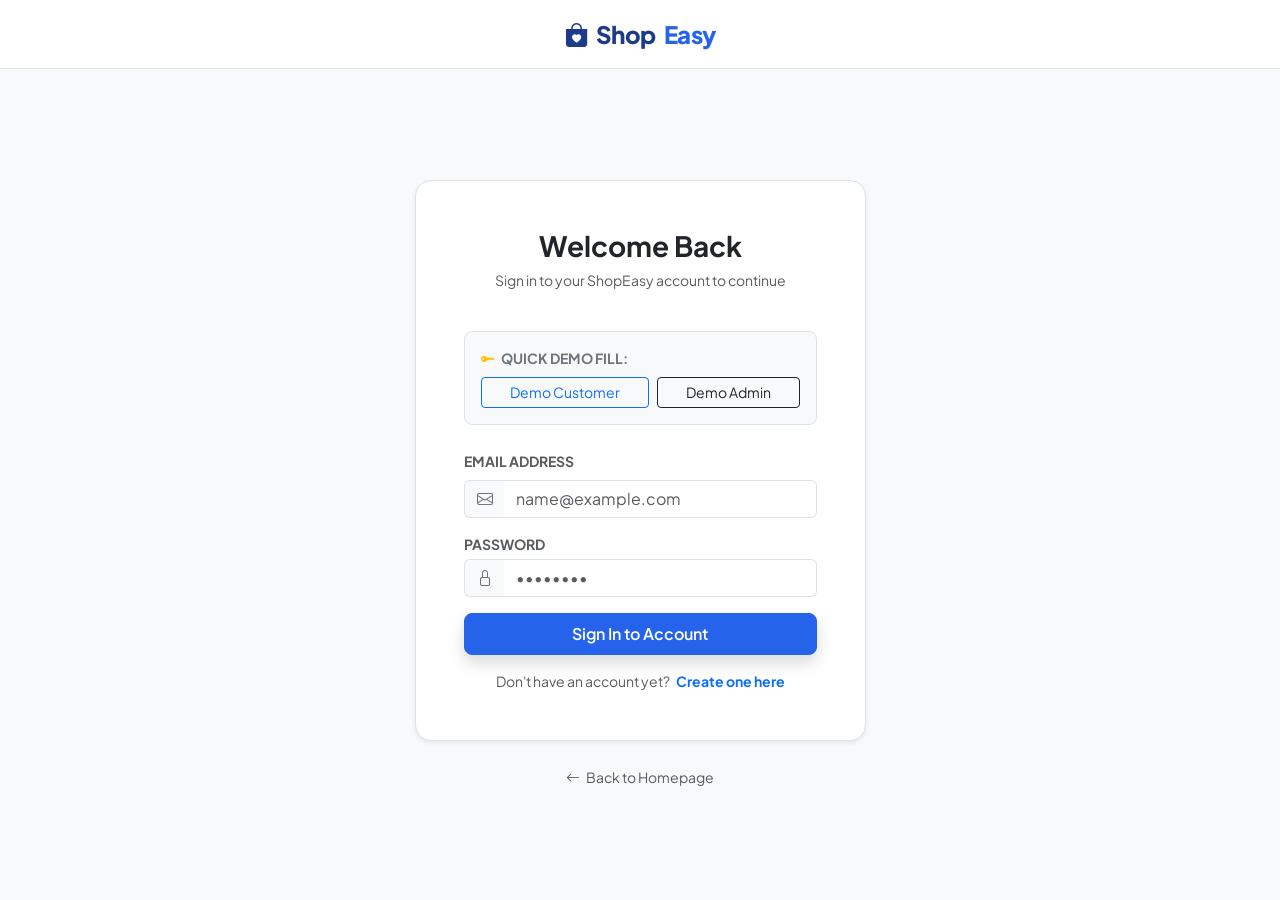
<file: target/classes/static/admin.html>
<!DOCTYPE html>
<html lang="en">
<head>
    <meta charset="UTF-8">
    <meta name="viewport" content="width=device-width, initial-scale=1.0">
    <title>Admin Dashboard — ShopEasy Console</title>
    <!-- Bootstrap 5 CSS -->
    <link href="https://cdn.jsdelivr.net/npm/bootstrap@5.3.3/dist/css/bootstrap.min.css" rel="stylesheet">
    <!-- Bootstrap Icons -->
    <link href="https://cdn.jsdelivr.net/npm/bootstrap-icons@1.11.3/font/bootstrap-icons.min.css" rel="stylesheet">
    <!-- Custom CSS -->
    <link href="css/styles.css" rel="stylesheet">
</head>
<body class="bg-light">

    <!-- Admin Top Navbar -->
    <nav class="navbar navbar-expand-lg navbar-dark bg-dark sticky-top border-bottom border-secondary py-2">
        <div class="container-fluid px-4">
            <a class="brand-logo text-white" href="admin.html">
                <i class="bi bi-shield-check text-warning"></i>
                Shop<span>Easy</span> <span class="badge bg-warning text-dark fs-7 ms-2 text-uppercase">Admin Portal</span>
            </a>

            <div class="d-flex align-items-center gap-3 ms-auto">
                <a href="index.html" class="btn btn-outline-light btn-sm" target="_blank">
                    <i class="bi bi-box-arrow-up-right me-1"></i> View Live Store
                </a>
                <button class="btn btn-danger btn-sm" onclick="logoutUser()">
                    <i class="bi bi-power me-1"></i> Logout
                </button>
            </div>
        </div>
    </nav>

    <!-- Main Container -->
    <main class="container-fluid px-4 py-4">
        <!-- Dashboard Header -->
        <div class="d-flex align-items-center justify-content-between flex-wrap gap-2 mb-4">
            <div>
                <h1 class="fw-bold fs-3 mb-1 text-dark">Executive Overview & Analytics</h1>
                <p class="text-muted small mb-0">Manage catalog inventory, fulfill customer orders, and oversee business metrics.</p>
            </div>
            <div>
                <button class="btn btn-primary-custom" onclick="openAddProductModal()">
                    <i class="bi bi-plus-circle me-1"></i> Add New Product
                </button>
            </div>
        </div>

        <!-- Low Stock Alert Banner -->
        <div id="low-stock-alert" class="d-none"></div>

        <!-- 4 Top KPI Stats Cards -->
        <div class="row g-3 mb-4">
            <!-- Total Sales -->
            <div class="col-12 col-sm-6 col-xl-3">
                <div class="stat-card">
                    <div>
                        <div class="stat-val" id="stat-sales">₹0.00</div>
                        <div class="stat-label">Total Revenue</div>
                    </div>
                    <div class="stat-icon bg-success-subtle text-success">
                        <i class="bi bi-currency-rupee"></i>
                    </div>
                </div>
            </div>

            <!-- Total Orders -->
            <div class="col-12 col-sm-6 col-xl-3">
                <div class="stat-card">
                    <div>
                        <div class="stat-val" id="stat-orders">0</div>
                        <div class="stat-label">Total Orders</div>
                    </div>
                    <div class="stat-icon bg-primary-subtle text-primary">
                        <i class="bi bi-cart-check"></i>
                    </div>
                </div>
            </div>

            <!-- Total Products -->
            <div class="col-12 col-sm-6 col-xl-3">
                <div class="stat-card">
                    <div>
                        <div class="stat-val" id="stat-products">0</div>
                        <div class="stat-label">Active Products</div>
                    </div>
                    <div class="stat-icon bg-warning-subtle text-warning">
                        <i class="bi bi-box-seam"></i>
                    </div>
                </div>
            </div>

            <!-- Total Customers -->
            <div class="col-12 col-sm-6 col-xl-3">
                <div class="stat-card">
                    <div>
                        <div class="stat-val" id="stat-customers">0</div>
                        <div class="stat-label">Customers</div>
                    </div>
                    <div class="stat-icon bg-info-subtle text-info">
                        <i class="bi bi-people"></i>
                    </div>
                </div>
            </div>
        </div>

        <!-- Management Navigation Tabs -->
        <ul class="nav nav-pills mb-4 bg-white p-2 rounded-3 border shadow-sm" id="adminTabs" role="tablist">
            <li class="nav-item" role="presentation">
                <button class="nav-link active fw-bold" id="nav-products-tab" data-bs-toggle="tab" data-bs-target="#tab-products" type="button" role="tab">
                    <i class="bi bi-grid me-2"></i>Product Catalog
                </button>
            </li>
            <li class="nav-item" role="presentation">
                <button class="nav-link fw-bold" id="nav-orders-tab" data-bs-toggle="tab" data-bs-target="#tab-orders" type="button" role="tab">
                    <i class="bi bi-truck me-2"></i>Orders & Status
                </button>
            </li>
            <li class="nav-item" role="presentation">
                <button class="nav-link fw-bold" id="nav-customers-tab" data-bs-toggle="tab" data-bs-target="#tab-customers" type="button" role="tab">
                    <i class="bi bi-person-lines-fill me-2"></i>Registered Customers
                </button>
            </li>
        </ul>

        <div class="tab-content" id="adminTabsContent">
            <!-- TAB 1: PRODUCT MANAGEMENT -->
            <div class="tab-pane fade show active" id="tab-products" role="tabpanel">
                <div class="card border rounded-3 shadow-sm bg-white p-3 mb-4">
                    <div class="row g-3 align-items-center mb-3">
                        <div class="col-md-5">
                            <div class="input-group">
                                <span class="input-group-text bg-light"><i class="bi bi-search text-muted"></i></span>
                                <input type="text" id="admin-product-search" class="form-control" placeholder="Search products by title or description..." oninput="filterProducts()">
                            </div>
                        </div>
                        <div class="col-md-4">
                            <select id="admin-product-filter-cat" class="form-select" onchange="filterProducts()">
                                <option value="">All Categories</option>
                            </select>
                        </div>
                        <div class="col-md-3 text-md-end">
                            <button class="btn btn-outline-custom w-100" onclick="loadProducts(); loadStats();">
                                <i class="bi bi-arrow-clockwise me-1"></i> Refresh Table
                            </button>
                        </div>
                    </div>

                    <div class="table-responsive">
                        <table class="table table-hover align-middle mb-0">
                            <thead class="table-light">
                                <tr>
                                    <th>ID</th>
                                    <th>Preview</th>
                                    <th>Product Details</th>
                                    <th>Price</th>
                                    <th>Inventory</th>
                                    <th>Actions</th>
                                </tr>
                            </thead>
                            <tbody id="admin-products-tbody">
                                <tr><td colspan="6" class="text-center py-4"><div class="spinner-loading"></div></td></tr>
                            </tbody>
                        </table>
                    </div>
                </div>
            </div>

            <!-- TAB 2: ORDER MANAGEMENT -->
            <div class="tab-pane fade" id="tab-orders" role="tabpanel">
                <div class="card border rounded-3 shadow-sm bg-white p-3 mb-4">
                    <div class="row g-3 align-items-center mb-3">
                        <div class="col-md-5">
                            <div class="input-group">
                                <span class="input-group-text bg-light"><i class="bi bi-search text-muted"></i></span>
                                <input type="text" id="admin-order-search" class="form-control" placeholder="Search by Order #, Customer, or Email..." oninput="filterOrders()">
                            </div>
                        </div>
                        <div class="col-md-4">
                            <select id="admin-order-filter-status" class="form-select" onchange="filterOrders()">
                                <option value="">All Statuses</option>
                                <option value="PLACED">Placed</option>
                                <option value="PROCESSING">Processing</option>
                                <option value="SHIPPED">Shipped</option>
                                <option value="DELIVERED">Delivered</option>
                                <option value="CANCELLED">Cancelled</option>
                            </select>
                        </div>
                        <div class="col-md-3 text-md-end">
                            <button class="btn btn-outline-custom w-100" onclick="loadOrders(); loadStats();">
                                <i class="bi bi-arrow-clockwise me-1"></i> Refresh Orders
                            </button>
                        </div>
                    </div>

                    <div class="table-responsive">
                        <table class="table table-hover align-middle mb-0">
                            <thead class="table-light">
                                <tr>
                                    <th>Order Info</th>
                                    <th>Customer</th>
                                    <th>Items</th>
                                    <th>Total</th>
                                    <th>Status</th>
                                    <th>Change Status</th>
                                    <th>Details</th>
                                </tr>
                            </thead>
                            <tbody id="admin-orders-tbody">
                                <tr><td colspan="7" class="text-center py-4"><div class="spinner-loading"></div></td></tr>
                            </tbody>
                        </table>
                    </div>
                </div>
            </div>

            <!-- TAB 3: CUSTOMER ACCOUNTS -->
            <div class="tab-pane fade" id="tab-customers" role="tabpanel">
                <div class="card border rounded-3 shadow-sm bg-white p-3 mb-4">
                    <div class="table-responsive">
                        <table class="table table-hover align-middle mb-0">
                            <thead class="table-light">
                                <tr>
                                    <th>ID</th>
                                    <th>Customer Name</th>
                                    <th>Email</th>
                                    <th>Phone</th>
                                    <th>Registration Date</th>
                                </tr>
                            </thead>
                            <tbody id="admin-customers-tbody">
                                <tr><td colspan="5" class="text-center py-4"><div class="spinner-loading"></div></td></tr>
                            </tbody>
                        </table>
                    </div>
                </div>
            </div>
        </div>
    </main>

    <!-- Product Create / Edit Modal -->
    <div class="modal fade" id="productModal" tabindex="-1" aria-labelledby="productModalTitle" aria-hidden="true">
        <div class="modal-dialog modal-lg modal-dialog-centered">
            <div class="modal-content rounded-4 border-0 shadow">
                <form onsubmit="handleSaveProduct(event)">
                    <div class="modal-header border-bottom py-3">
                        <h5 class="modal-title fw-bold" id="productModalTitle">Add Product</h5>
                        <button type="button" class="btn-close" data-bs-toggle="modal" aria-label="Close"></button>
                    </div>
                    <div class="modal-body p-4">
                        <div class="row g-3">
                            <div class="col-md-8">
                                <label for="product-form-name" class="form-label small fw-bold text-muted text-uppercase">Product Title *</label>
                                <input type="text" id="product-form-name" class="form-control" required placeholder="Sony WH-1000XM5...">
                            </div>
                            <div class="col-md-4">
                                <label for="product-form-category" class="form-label small fw-bold text-muted text-uppercase">Category *</label>
                                <select id="product-form-category" class="form-select" required></select>
                            </div>
                            <div class="col-md-6">
                                <label for="product-form-price" class="form-label small fw-bold text-muted text-uppercase">Price (₹) *</label>
                                <input type="number" step="0.01" id="product-form-price" class="form-control" required placeholder="24999.00">
                            </div>
                            <div class="col-md-6">
                                <label for="product-form-stock" class="form-label small fw-bold text-muted text-uppercase">Stock Quantity *</label>
                                <input type="number" id="product-form-stock" class="form-control" required placeholder="25" min="0">
                            </div>
                            <div class="col-12">
                                <label for="product-form-image" class="form-label small fw-bold text-muted text-uppercase">Image URL (Unsplash or direct image URL)</label>
                                <input type="url" id="product-form-image" class="form-control" placeholder="https://images.unsplash.com/photo-...">
                            </div>
                            <div class="col-12">
                                <label for="product-form-description" class="form-label small fw-bold text-muted text-uppercase">Description</label>
                                <textarea id="product-form-description" class="form-control" rows="3" placeholder="Key specifications, battery life, color, and warranty..."></textarea>
                            </div>
                        </div>
                    </div>
                    <div class="modal-footer border-top">
                        <button type="button" class="btn btn-outline-secondary" data-bs-dismiss="modal">Cancel</button>
                        <button type="submit" id="save-product-btn" class="btn btn-primary-custom">Save Product</button>
                    </div>
                </form>
            </div>
        </div>
    </div>

    <!-- Admin Order Details Modal -->
    <div class="modal fade" id="adminOrderDetailsModal" tabindex="-1" aria-hidden="true">
        <div class="modal-dialog modal-lg modal-dialog-centered">
            <div class="modal-content rounded-4 border-0 shadow">
                <div class="modal-header border-bottom py-3">
                    <h5 class="modal-title fw-bold">
                        Customer Order: <span id="admin-modal-order-number" class="text-primary font-monospace"></span>
                    </h5>
                    <button type="button" class="btn-close" data-bs-toggle="modal" aria-label="Close"></button>
                </div>
                <div class="modal-body p-4">
                    <div class="row g-3 mb-4 p-3 bg-light rounded-3 border">
                        <div class="col-sm-6">
                            <span class="text-muted small d-block">Placed On:</span>
                            <div id="admin-modal-order-date" class="fw-semibold">-</div>
                            <span class="text-muted small d-block mt-2">Status:</span>
                            <div id="admin-modal-status-badge"></div>
                        </div>
                        <div class="col-sm-6">
                            <span class="text-muted small d-block">Customer & Contact:</span>
                            <div id="admin-modal-customer" class="fw-bold">-</div>
                            <span class="text-muted small d-block mt-2">Shipping Destination:</span>
                            <div id="admin-modal-address" class="small text-muted">-</div>
                        </div>
                    </div>

                    <div class="table-responsive mb-3">
                        <table class="table align-middle">
                            <thead class="table-light">
                                <tr>
                                    <th>Item</th>
                                    <th class="text-center">Quantity</th>
                                    <th class="text-end">Price At Purchase</th>
                                    <th class="text-end">Subtotal</th>
                                </tr>
                            </thead>
                            <tbody id="admin-modal-items-tbody"></tbody>
                        </table>
                    </div>

                    <div class="d-flex justify-content-between align-items-center p-3 bg-light rounded-3 border">
                        <div>
                            <span class="text-muted small">Payment Mode:</span>
                            <span id="admin-modal-payment" class="badge bg-white text-dark border ms-2"></span>
                        </div>
                        <div class="text-end">
                            <span class="text-muted small d-block">Total Revenue:</span>
                            <span id="admin-modal-total" class="fw-bold fs-4 text-primary">₹0.00</span>
                        </div>
                    </div>
                </div>
                <div class="modal-footer border-top">
                    <button type="button" class="btn btn-outline-secondary" data-bs-dismiss="modal">Close</button>
                </div>
            </div>
        </div>
    </div>

    <!-- Bootstrap 5 JS Bundle -->
    <script src="https://cdn.jsdelivr.net/npm/bootstrap@5.3.3/dist/js/bootstrap.bundle.min.js"></script>
    <!-- Core Application Scripts -->
    <script src="js/api.js"></script>
    <script src="js/admin.js"></script>
</body>
</html>
</file>
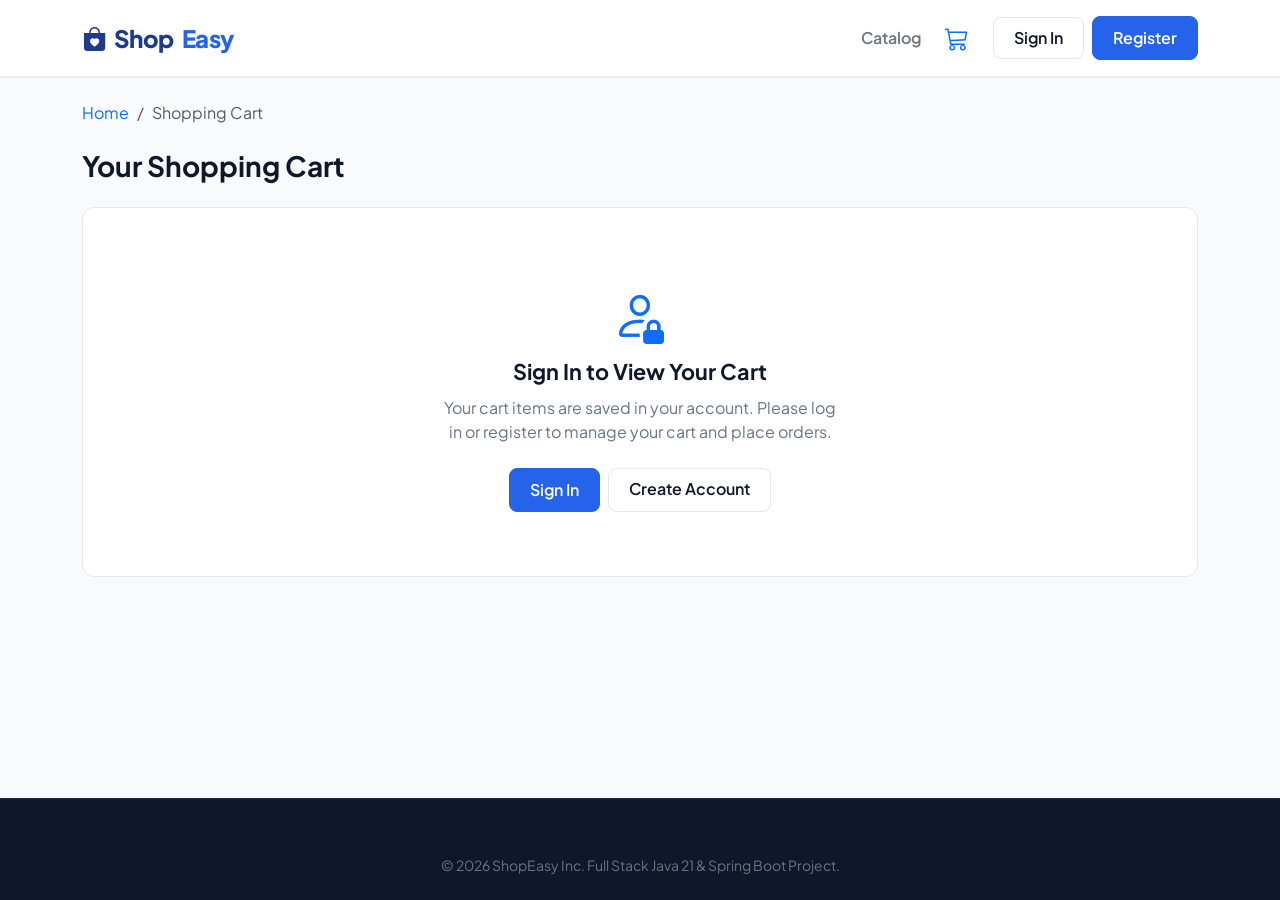
<file: target/classes/static/cart.html>
<!DOCTYPE html>
<html lang="en">
<head>
    <meta charset="UTF-8">
    <meta name="viewport" content="width=device-width, initial-scale=1.0">
    <title>Shopping Cart — ShopEasy</title>
    <!-- Bootstrap 5 CSS -->
    <link href="https://cdn.jsdelivr.net/npm/bootstrap@5.3.3/dist/css/bootstrap.min.css" rel="stylesheet">
    <!-- Bootstrap Icons -->
    <link href="https://cdn.jsdelivr.net/npm/bootstrap-icons@1.11.3/font/bootstrap-icons.min.css" rel="stylesheet">
    <!-- Custom CSS -->
    <link href="css/styles.css" rel="stylesheet">
</head>
<body>

    <!-- Sticky Navigation Bar -->
    <nav class="navbar navbar-expand-lg navbar-custom">
        <div class="container">
            <a class="brand-logo" href="index.html">
                <i class="bi bi-bag-heart-fill"></i>
                Shop<span>Easy</span>
            </a>

            <div class="d-flex align-items-center gap-3 ms-auto">
                <a href="products.html" class="nav-link fw-semibold text-secondary">Catalog</a>
                
                <a href="cart.html" class="cart-icon-btn active" title="View Shopping Cart">
                    <i class="bi bi-cart3 fs-4 text-primary"></i>
                    <span id="navbar-cart-count" class="cart-badge" style="display: none;">0</span>
                </a>

                <div id="navbar-auth-actions" class="d-flex align-items-center gap-2">
                    <a href="login.html" class="btn btn-outline-custom">Sign In</a>
                    <a href="register.html" class="btn btn-primary-custom d-none d-sm-inline-block">Register</a>
                </div>
            </div>
        </div>
    </nav>

    <!-- Main Container -->
    <main class="container py-4">
        <!-- Breadcrumb -->
        <nav aria-label="breadcrumb" class="mb-4">
            <ol class="breadcrumb">
                <li class="breadcrumb-item"><a href="index.html" class="text-decoration-none">Home</a></li>
                <li class="breadcrumb-item active" aria-current="page">Shopping Cart</li>
            </ol>
        </nav>

        <h1 class="fw-bold mb-4 fs-3">Your Shopping Cart</h1>

        <!-- Empty Cart State -->
        <div id="cart-empty-state" class="empty-state d-none">
            <i class="bi bi-cart-x empty-state-icon"></i>
            <div class="empty-state-title">Your Cart is Empty</div>
            <div class="empty-state-desc">You have not added any products to your shopping cart yet. Browse our rich catalog to find great deals!</div>
            <a href="products.html" class="btn btn-primary-custom px-4 py-2">
                <i class="bi bi-bag-plus me-2"></i> Start Shopping
            </a>
        </div>

        <!-- Populated Cart Content -->
        <div id="cart-content-wrapper" class="row g-4 d-none">
            <!-- Left: Items Table -->
            <div class="col-lg-8">
                <div class="card border rounded-3 shadow-sm bg-white overflow-hidden mb-3">
                    <div class="table-responsive">
                        <table class="table align-middle mb-0">
                            <thead class="table-light">
                                <tr>
                                    <th scope="col" class="py-3 ps-3">Product</th>
                                    <th scope="col" class="py-3">Details</th>
                                    <th scope="col" class="py-3">Quantity</th>
                                    <th scope="col" class="py-3">Subtotal</th>
                                    <th scope="col" class="py-3 pe-3 text-end">Action</th>
                                </tr>
                            </thead>
                            <tbody id="cart-items-tbody">
                                <!-- Populated dynamically -->
                            </tbody>
                        </table>
                    </div>
                </div>

                <div class="d-flex justify-content-between align-items-center flex-wrap gap-2">
                    <a href="products.html" class="btn btn-outline-custom">
                        <i class="bi bi-arrow-left me-1"></i> Continue Shopping
                    </a>
                    <button class="btn btn-outline-danger" onclick="clearEntireCart()">
                        <i class="bi bi-trash3 me-1"></i> Clear Cart
                    </button>
                </div>
            </div>

            <!-- Right: Order Summary Box -->
            <div class="col-lg-4">
                <div class="card border rounded-3 shadow-sm bg-white p-4 sticky-top" style="top: 85px;">
                    <h5 class="fw-bold mb-3 pb-2 border-bottom">Order Summary</h5>

                    <!-- Coupon Code Input -->
                    <div class="mb-3">
                        <label class="form-label small fw-bold text-muted text-uppercase">Promo Code</label>
                        <div class="input-group">
                            <input type="text" id="coupon-input" class="form-control text-uppercase" placeholder="Try WELCOME10">
                            <button class="btn btn-outline-primary fw-semibold" type="button" onclick="applyCoupon()">Apply</button>
                        </div>
                    </div>

                    <div class="d-flex justify-content-between mb-2">
                        <span class="text-muted">Items (<span id="summary-items-count">0</span>):</span>
                        <span id="summary-subtotal" class="fw-semibold">₹0.00</span>
                    </div>

                    <div class="d-flex justify-content-between mb-2">
                        <span class="text-muted">Estimated Delivery:</span>
                        <span id="summary-shipping" class="fw-semibold text-success">FREE</span>
                    </div>

                    <div class="d-flex justify-content-between mb-2">
                        <span class="text-muted">Standard GST (5%):</span>
                        <span id="summary-tax" class="fw-semibold">₹0.00</span>
                    </div>

                    <!-- Discount Row (Visible only when coupon applied) -->
                    <div id="summary-discount-row" class="d-flex justify-content-between mb-2 text-success fw-semibold d-none">
                        <span>Discount:</span>
                        <span id="summary-discount">-₹0.00</span>
                    </div>

                    <hr class="my-3">

                    <div class="d-flex justify-content-between align-items-center mb-4">
                        <span class="fw-bold fs-5">Estimated Total:</span>
                        <span id="summary-total" class="fw-bold fs-4 text-primary">₹0.00</span>
                    </div>

                    <a href="checkout.html" class="btn btn-primary-custom w-100 py-2 fs-6 mb-3 shadow">
                        Proceed to Checkout <i class="bi bi-arrow-right ms-1"></i>
                    </a>

                    <div class="text-center text-muted small">
                        <i class="bi bi-shield-lock-fill text-success me-1"></i>
                        Safe & Secure 256-Bit Encrypted Checkout
                    </div>
                </div>
            </div>
        </div>
    </main>

    <!-- Footer -->
    <footer class="footer-custom">
        <div class="container text-center small text-secondary">
            &copy; 2026 ShopEasy Inc. Full Stack Java 21 & Spring Boot Project.
        </div>
    </footer>

    <!-- Bootstrap 5 JS Bundle -->
    <script src="https://cdn.jsdelivr.net/npm/bootstrap@5.3.3/dist/js/bootstrap.bundle.min.js"></script>
    <!-- Core Application Scripts -->
    <script src="js/api.js"></script>
    <script src="js/cart.js"></script>
</body>
</html>
</file>
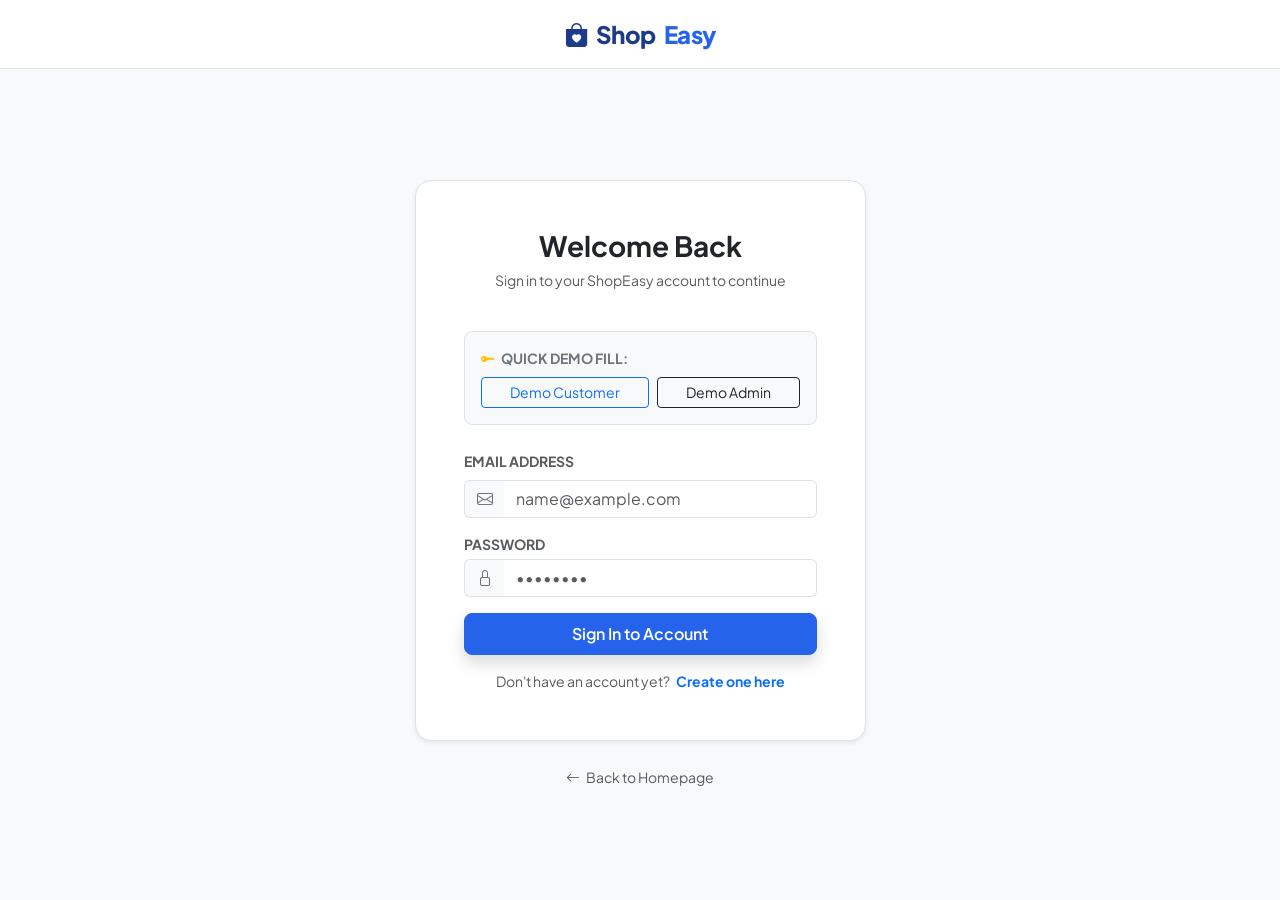
<file: target/classes/static/checkout.html>
<!DOCTYPE html>
<html lang="en">
<head>
    <meta charset="UTF-8">
    <meta name="viewport" content="width=device-width, initial-scale=1.0">
    <title>Secure Checkout — ShopEasy</title>
    <!-- Bootstrap 5 CSS -->
    <link href="https://cdn.jsdelivr.net/npm/bootstrap@5.3.3/dist/css/bootstrap.min.css" rel="stylesheet">
    <!-- Bootstrap Icons -->
    <link href="https://cdn.jsdelivr.net/npm/bootstrap-icons@1.11.3/font/bootstrap-icons.min.css" rel="stylesheet">
    <!-- Custom CSS -->
    <link href="css/styles.css" rel="stylesheet">
</head>
<body>

    <!-- Sticky Navigation Bar -->
    <nav class="navbar navbar-expand-lg navbar-custom">
        <div class="container">
            <a class="brand-logo" href="index.html">
                <i class="bi bi-bag-heart-fill"></i>
                Shop<span>Easy</span>
            </a>

            <div class="d-flex align-items-center gap-3 ms-auto">
                <div class="text-muted small d-none d-md-block">
                    <i class="bi bi-shield-check text-success me-1"></i> SSL 256-Bit Encrypted Checkout
                </div>
            </div>
        </div>
    </nav>

    <!-- Main Container -->
    <main class="container py-4">
        <!-- Breadcrumb -->
        <nav aria-label="breadcrumb" class="mb-4">
            <ol class="breadcrumb">
                <li class="breadcrumb-item"><a href="index.html" class="text-decoration-none">Home</a></li>
                <li class="breadcrumb-item"><a href="cart.html" class="text-decoration-none">Cart</a></li>
                <li class="breadcrumb-item active" aria-current="page">Checkout</li>
            </ol>
        </nav>

        <h1 class="fw-bold mb-4 fs-3">Complete Your Order</h1>

        <form id="checkout-form" onsubmit="handlePlaceOrder(event)">
            <div class="row g-4">
                <!-- Left: Customer Details & Shipping Address -->
                <div class="col-lg-7">
                    <!-- Step 1: Customer Contact -->
                    <div class="card border rounded-3 shadow-sm bg-white p-4 mb-4">
                        <h5 class="fw-bold mb-3 d-flex align-items-center gap-2">
                            <span class="badge bg-primary rounded-circle" style="width: 28px; height: 28px; display: inline-flex; align-items: center; justify-content: center;">1</span>
                            Customer Contact Information
                        </h5>
                        <div class="row g-3">
                            <div class="col-md-6">
                                <label for="checkout-name" class="form-label small fw-bold text-muted text-uppercase">Full Name *</label>
                                <input type="text" id="checkout-name" class="form-control" required placeholder="John Doe">
                            </div>
                            <div class="col-md-6">
                                <label for="checkout-email" class="form-label small fw-bold text-muted text-uppercase">Email Address *</label>
                                <input type="email" id="checkout-email" class="form-control" required placeholder="john@example.com">
                            </div>
                            <div class="col-md-12">
                                <label for="checkout-phone" class="form-label small fw-bold text-muted text-uppercase">Mobile Phone Number *</label>
                                <input type="tel" id="checkout-phone" class="form-control" required placeholder="+91 98765 43210">
                            </div>
                        </div>
                    </div>

                    <!-- Step 2: Shipping Delivery Address -->
                    <div class="card border rounded-3 shadow-sm bg-white p-4 mb-4">
                        <h5 class="fw-bold mb-3 d-flex align-items-center gap-2">
                            <span class="badge bg-primary rounded-circle" style="width: 28px; height: 28px; display: inline-flex; align-items: center; justify-content: center;">2</span>
                            Delivery Shipping Address
                        </h5>
                        <div class="row g-3">
                            <div class="col-12">
                                <label for="checkout-street" class="form-label small fw-bold text-muted text-uppercase">Street Address / House No / Apartment *</label>
                                <input type="text" id="checkout-street" class="form-control" required placeholder="Flat 402, Green Glen Heights, Outer Ring Road">
                            </div>
                            <div class="col-md-5">
                                <label for="checkout-city" class="form-label small fw-bold text-muted text-uppercase">City *</label>
                                <input type="text" id="checkout-city" class="form-control" required placeholder="Bangalore">
                            </div>
                            <div class="col-md-4">
                                <label for="checkout-state" class="form-label small fw-bold text-muted text-uppercase">State *</label>
                                <input type="text" id="checkout-state" class="form-control" required placeholder="Karnataka">
                            </div>
                            <div class="col-md-3">
                                <label for="checkout-zip" class="form-label small fw-bold text-muted text-uppercase">PIN Code *</label>
                                <input type="text" id="checkout-zip" class="form-control" required placeholder="560103">
                            </div>
                        </div>
                    </div>

                    <!-- Step 3: Payment Method Selection -->
                    <div class="card border rounded-3 shadow-sm bg-white p-4 mb-4">
                        <h5 class="fw-bold mb-3 d-flex align-items-center gap-2">
                            <span class="badge bg-primary rounded-circle" style="width: 28px; height: 28px; display: inline-flex; align-items: center; justify-content: center;">3</span>
                            Select Payment Method
                        </h5>
                        <div class="d-flex flex-column gap-3">
                            <div class="form-check p-3 border rounded-3 bg-light">
                                <input class="form-check-input" type="radio" name="paymentMethod" id="pay-cod" value="Cash on Delivery" checked>
                                <label class="form-check-label ms-2 d-flex justify-content-between align-items-center w-100" for="pay-cod">
                                    <div>
                                        <div class="fw-bold">Cash on Delivery (COD)</div>
                                        <div class="small text-muted">Pay securely with cash or UPI upon package doorstep arrival</div>
                                    </div>
                                    <i class="bi bi-cash-coin fs-3 text-success"></i>
                                </label>
                            </div>

                            <div class="form-check p-3 border rounded-3">
                                <input class="form-check-input" type="radio" name="paymentMethod" id="pay-upi" value="Demo UPI / QR Code">
                                <label class="form-check-label ms-2 d-flex justify-content-between align-items-center w-100" for="pay-upi">
                                    <div>
                                        <div class="fw-bold">Demo UPI / Instant QR</div>
                                        <div class="small text-muted">Instant simulated mock checkout (Google Pay / PhonePe / Paytm)</div>
                                    </div>
                                    <i class="bi bi-qr-code-scan fs-3 text-primary"></i>
                                </label>
                            </div>

                            <div class="form-check p-3 border rounded-3">
                                <input class="form-check-input" type="radio" name="paymentMethod" id="pay-card" value="Demo Credit/Debit Card">
                                <label class="form-check-label ms-2 d-flex justify-content-between align-items-center w-100" for="pay-card">
                                    <div>
                                        <div class="fw-bold">Demo Credit / Debit Card</div>
                                        <div class="small text-muted">Visa, MasterCard, RuPay (Test mode sandbox)</div>
                                    </div>
                                    <i class="bi bi-credit-card-2-front fs-3 text-secondary"></i>
                                </label>
                            </div>
                        </div>
                    </div>
                </div>

                <!-- Right: Order Items & Total Summary -->
                <div class="col-lg-5">
                    <div class="card border rounded-3 shadow-sm bg-white p-4 sticky-top" style="top: 85px;">
                        <h5 class="fw-bold mb-3 pb-2 border-bottom">Items in Order</h5>

                        <div id="checkout-items-list" class="mb-3" style="max-height: 280px; overflow-y: auto;">
                            <!-- Populated dynamically -->
                            <div class="spinner-loading"></div>
                        </div>

                        <div class="d-flex justify-content-between mb-2">
                            <span class="text-muted">Subtotal:</span>
                            <span id="checkout-subtotal" class="fw-semibold">₹0.00</span>
                        </div>

                        <div class="d-flex justify-content-between mb-2">
                            <span class="text-muted">Delivery Charges:</span>
                            <span id="checkout-shipping" class="fw-semibold text-success">FREE</span>
                        </div>

                        <div class="d-flex justify-content-between mb-2">
                            <span class="text-muted">GST Tax (5%):</span>
                            <span id="checkout-tax" class="fw-semibold">₹0.00</span>
                        </div>

                        <hr class="my-3">

                        <div class="d-flex justify-content-between align-items-center mb-4">
                            <span class="fw-bold fs-5">Amount Payable:</span>
                            <span id="checkout-total" class="fw-bold fs-3 text-primary">₹0.00</span>
                        </div>

                        <button type="submit" id="place-order-btn" class="btn btn-primary-custom w-100 py-3 fs-6 mb-3 shadow">
                            <i class="bi bi-check2-circle me-1"></i> Confirm & Place Order
                        </button>

                        <div class="text-center text-muted small">
                            <i class="bi bi-lock-fill text-success me-1"></i>
                            Your order total is guaranteed and verified server-side.
                        </div>
                    </div>
                </div>
            </div>
        </form>
    </main>

    <!-- Footer -->
    <footer class="footer-custom">
        <div class="container text-center small text-secondary">
            &copy; 2026 ShopEasy Inc. Full Stack Java 21 & Spring Boot Project.
        </div>
    </footer>

    <!-- Bootstrap 5 JS Bundle -->
    <script src="https://cdn.jsdelivr.net/npm/bootstrap@5.3.3/dist/js/bootstrap.bundle.min.js"></script>
    <!-- Core Application Scripts -->
    <script src="js/api.js"></script>
    <script src="js/checkout.js"></script>
</body>
</html>
</file>
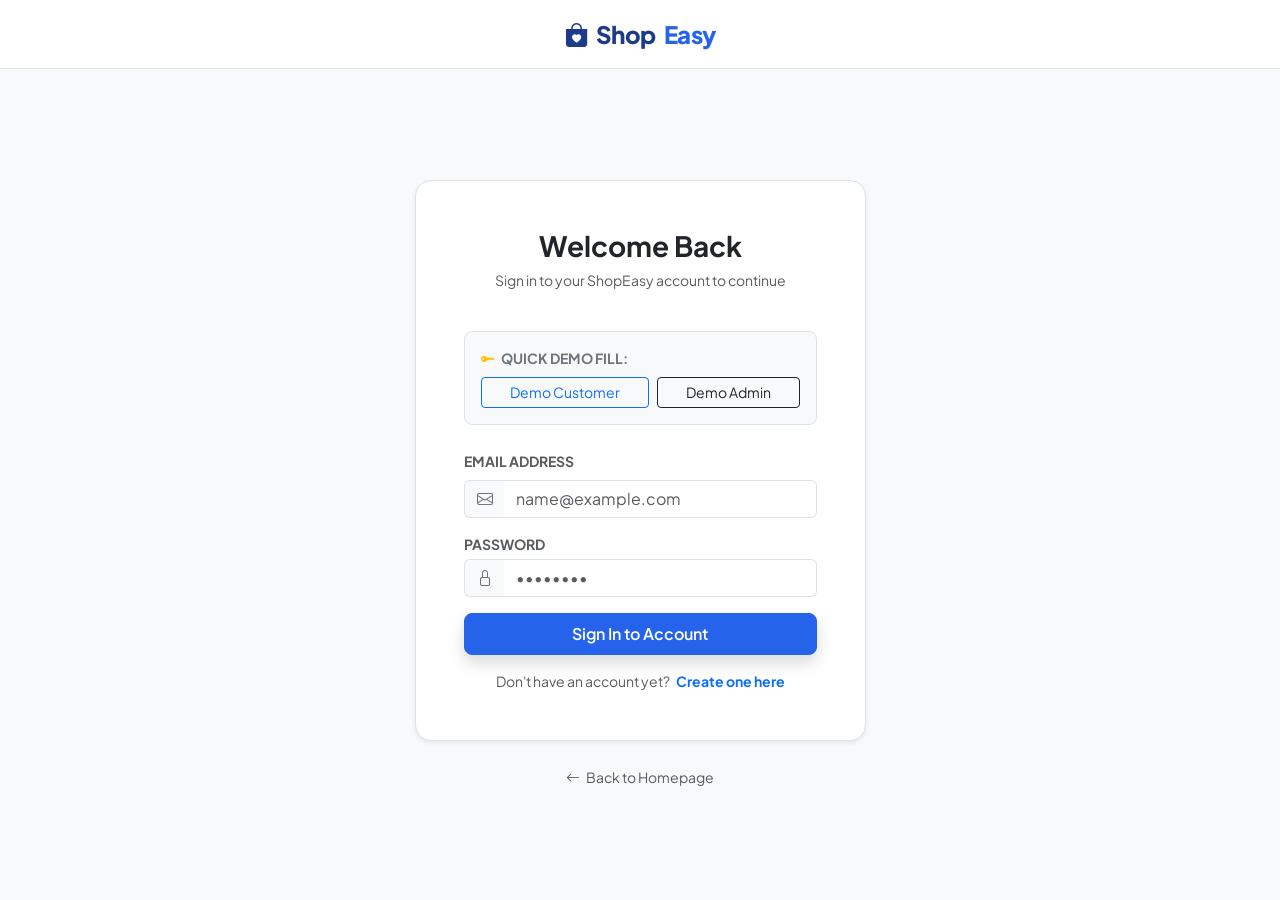
<file: target/classes/static/dashboard.html>
<!DOCTYPE html>
<html lang="en">
<head>
    <meta charset="UTF-8">
    <meta name="viewport" content="width=device-width, initial-scale=1.0">
    <title>Customer Dashboard & Orders — ShopEasy</title>
    <!-- Bootstrap 5 CSS -->
    <link href="https://cdn.jsdelivr.net/npm/bootstrap@5.3.3/dist/css/bootstrap.min.css" rel="stylesheet">
    <!-- Bootstrap Icons -->
    <link href="https://cdn.jsdelivr.net/npm/bootstrap-icons@1.11.3/font/bootstrap-icons.min.css" rel="stylesheet">
    <!-- Custom CSS -->
    <link href="css/styles.css" rel="stylesheet">
</head>
<body>

    <!-- Sticky Navigation Bar -->
    <nav class="navbar navbar-expand-lg navbar-custom">
        <div class="container">
            <a class="brand-logo" href="index.html">
                <i class="bi bi-bag-heart-fill"></i>
                Shop<span>Easy</span>
            </a>

            <div class="d-flex align-items-center gap-3 ms-auto">
                <a href="products.html" class="nav-link fw-semibold text-secondary">Catalog</a>
                
                <a href="cart.html" class="cart-icon-btn" title="View Shopping Cart">
                    <i class="bi bi-cart3 fs-4"></i>
                    <span id="navbar-cart-count" class="cart-badge" style="display: none;">0</span>
                </a>

                <div id="navbar-auth-actions" class="d-flex align-items-center gap-2"></div>
            </div>
        </div>
    </nav>

    <!-- Main Container -->
    <main class="container py-4">
        <!-- Breadcrumb -->
        <nav aria-label="breadcrumb" class="mb-4">
            <ol class="breadcrumb">
                <li class="breadcrumb-item"><a href="index.html" class="text-decoration-none">Home</a></li>
                <li class="breadcrumb-item active" aria-current="page">My Account & Orders</li>
            </ol>
        </nav>

        <!-- User Profile Header Card -->
        <div class="card border rounded-4 shadow-sm bg-white p-4 mb-4">
            <div class="row align-items-center g-3">
                <div class="col-auto">
                    <div id="dash-profile-initial" class="bg-primary text-white rounded-circle fs-3 fw-bold d-flex align-items-center justify-content-center shadow" style="width: 64px; height: 64px;">
                        U
                    </div>
                </div>
                <div class="col">
                    <h1 class="fw-bold fs-3 mb-1 text-dark" id="dash-profile-name">Customer Name</h1>
                    <div class="d-flex flex-wrap gap-3 text-muted small">
                        <div><i class="bi bi-envelope me-1"></i> <span id="dash-user-email">email@example.com</span></div>
                        <div><i class="bi bi-telephone me-1"></i> <span id="dash-user-phone">+91 00000 00000</span></div>
                        <div><i class="bi bi-award me-1 text-warning"></i> Registered Customer</div>
                    </div>
                </div>
                <div class="col-md-auto text-md-end">
                    <div class="p-3 bg-light rounded-3 d-inline-block text-center border">
                        <span class="text-muted small d-block">Lifetime Orders</span>
                        <span id="dash-total-orders-count" class="fw-bold fs-4 text-primary">0</span>
                    </div>
                </div>
            </div>
        </div>

        <div class="d-flex align-items-center justify-content-between mb-3">
            <h2 class="fw-bold fs-4 mb-0"><i class="bi bi-clock-history me-2 text-primary"></i>Order History</h2>
            <a href="products.html" class="btn btn-outline-custom btn-sm">
                <i class="bi bi-plus-lg me-1"></i> Shop More
            </a>
        </div>

        <!-- Orders List Container -->
        <div id="my-orders-list">
            <div class="text-center py-5">
                <div class="spinner-loading"></div>
            </div>
        </div>

        <!-- Empty Orders State -->
        <div id="dashboard-empty-orders" class="empty-state d-none">
            <i class="bi bi-bag-x empty-state-icon"></i>
            <div class="empty-state-title">No Orders Yet</div>
            <div class="empty-state-desc">You have not placed any orders yet. Start exploring our exciting product catalog!</div>
            <a href="products.html" class="btn btn-primary-custom px-4 py-2">
                Explore Catalog
            </a>
        </div>
    </main>

    <!-- Order Details Modal -->
    <div class="modal fade" id="orderDetailsModal" tabindex="-1" aria-labelledby="orderDetailsModalLabel" aria-hidden="true">
        <div class="modal-dialog modal-lg modal-dialog-centered">
            <div class="modal-content rounded-4 border-0 shadow">
                <div class="modal-header border-bottom py-3">
                    <h5 class="modal-title fw-bold" id="orderDetailsModalLabel">
                        Order Details: <span id="modal-order-number" class="text-primary font-monospace"></span>
                    </h5>
                    <button type="button" class="btn-close" data-bs-toggle="modal" aria-label="Close"></button>
                </div>
                <div class="modal-body p-4">
                    <!-- Dynamic Tracker Stepper -->
                    <div id="modal-order-tracker" class="mb-4"></div>

                    <div class="row g-3 mb-4 p-3 bg-light rounded-3 border">
                        <div class="col-sm-6">
                            <span class="text-muted small d-block">Order Placed On:</span>
                            <div id="modal-order-date" class="fw-semibold">-</div>
                            <span class="text-muted small d-block mt-2">Status:</span>
                            <div id="modal-order-status-badge"></div>
                        </div>
                        <div class="col-sm-6">
                            <span class="text-muted small d-block">Deliver To:</span>
                            <div id="modal-customer-name" class="fw-bold">-</div>
                            <div id="modal-customer-phone" class="text-muted small">-</div>
                            <div id="modal-shipping-address" class="small text-muted mt-1">-</div>
                        </div>
                    </div>

                    <!-- Items Table -->
                    <div class="table-responsive mb-3">
                        <table class="table align-middle">
                            <thead class="table-light">
                                <tr>
                                    <th>Item</th>
                                    <th class="text-center">Quantity</th>
                                    <th class="text-end">Unit Price</th>
                                    <th class="text-end">Subtotal</th>
                                </tr>
                            </thead>
                            <tbody id="modal-order-items-tbody"></tbody>
                        </table>
                    </div>

                    <div class="d-flex justify-content-between align-items-center p-3 bg-light rounded-3 border">
                        <div>
                            <span class="text-muted small">Payment Method:</span>
                            <span id="modal-payment-method" class="badge bg-white text-dark border ms-2"></span>
                        </div>
                        <div class="text-end">
                            <span class="text-muted small d-block">Grand Total:</span>
                            <span id="modal-order-total" class="fw-bold fs-4 text-primary">₹0.00</span>
                        </div>
                    </div>
                </div>
                <div class="modal-footer border-top">
                    <button type="button" class="btn btn-outline-secondary" data-bs-dismiss="modal">Close</button>
                </div>
            </div>
        </div>
    </div>

    <!-- Footer -->
    <footer class="footer-custom">
        <div class="container text-center small text-secondary">
            &copy; 2026 ShopEasy Inc. Full Stack Java 21 & Spring Boot Project.
        </div>
    </footer>

    <!-- Bootstrap 5 JS Bundle -->
    <script src="https://cdn.jsdelivr.net/npm/bootstrap@5.3.3/dist/js/bootstrap.bundle.min.js"></script>
    <!-- Core Application Scripts -->
    <script src="js/api.js"></script>
    <script src="js/dashboard.js"></script>
</body>
</html>
</file>
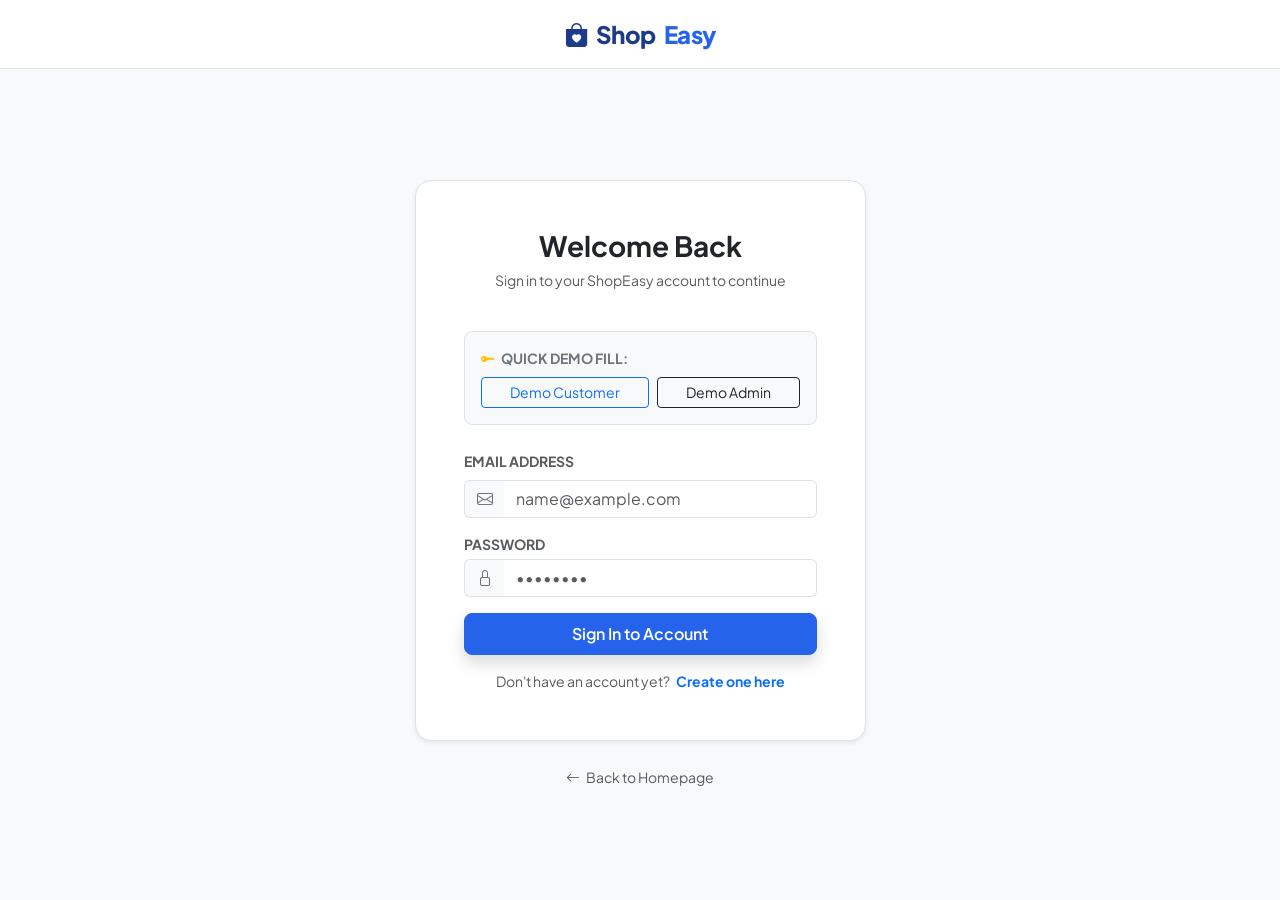
<file: target/classes/static/login.html>
<!DOCTYPE html>
<html lang="en">
<head>
    <meta charset="UTF-8">
    <meta name="viewport" content="width=device-width, initial-scale=1.0">
    <title>Sign In — ShopEasy</title>
    <!-- Bootstrap 5 CSS -->
    <link href="https://cdn.jsdelivr.net/npm/bootstrap@5.3.3/dist/css/bootstrap.min.css" rel="stylesheet">
    <!-- Bootstrap Icons -->
    <link href="https://cdn.jsdelivr.net/npm/bootstrap-icons@1.11.3/font/bootstrap-icons.min.css" rel="stylesheet">
    <!-- Custom CSS -->
    <link href="css/styles.css" rel="stylesheet">
</head>
<body class="bg-light">

    <!-- Top Simplified Nav -->
    <nav class="navbar navbar-light bg-white border-bottom py-3">
        <div class="container justify-content-center">
            <a class="brand-logo" href="index.html">
                <i class="bi bi-bag-heart-fill"></i>
                Shop<span>Easy</span>
            </a>
        </div>
    </nav>

    <!-- Main Container -->
    <main class="container py-5 my-auto">
        <div class="row justify-content-center">
            <div class="col-md-6 col-lg-5">
                <div class="card border rounded-4 shadow-sm bg-white p-4 p-md-5">
                    <div class="text-center mb-4">
                        <h1 class="fw-bold fs-3 text-dark">Welcome Back</h1>
                        <p class="text-muted small">Sign in to your ShopEasy account to continue</p>
                    </div>

                    <!-- Quick Demo Credentials Box -->
                    <div class="p-3 bg-light border rounded-3 mb-4">
                        <div class="small fw-bold text-secondary mb-2 text-uppercase">
                            <i class="bi bi-key-fill text-warning me-1"></i> Quick Demo Fill:
                        </div>
                        <div class="d-flex gap-2">
                            <button type="button" class="btn btn-sm btn-outline-primary flex-grow-1" onclick="fillDemoCustomer()">
                                Demo Customer
                            </button>
                            <button type="button" class="btn btn-sm btn-outline-dark flex-grow-1" onclick="fillDemoAdmin()">
                                Demo Admin
                            </button>
                        </div>
                    </div>

                    <!-- Login Form -->
                    <form onsubmit="handleLogin(event)">
                        <div class="mb-3">
                            <label for="login-email" class="form-label small fw-bold text-muted text-uppercase">Email Address</label>
                            <div class="input-group">
                                <span class="input-group-text bg-light border-end-0"><i class="bi bi-envelope text-secondary"></i></span>
                                <input type="email" id="login-email" class="form-control border-start-0" placeholder="name@example.com" required>
                            </div>
                        </div>

                        <div class="mb-3">
                            <div class="d-flex justify-content-between align-items-center">
                                <label for="login-password" class="form-label small fw-bold text-muted text-uppercase mb-0">Password</label>
                            </div>
                            <div class="input-group mt-1">
                                <span class="input-group-text bg-light border-end-0"><i class="bi bi-lock text-secondary"></i></span>
                                <input type="password" id="login-password" class="form-control border-start-0" placeholder="••••••••" required>
                            </div>
                        </div>

                        <button type="submit" id="login-btn" class="btn btn-primary-custom w-100 py-2 fs-6 mb-3 shadow">
                            Sign In to Account
                        </button>
                    </form>

                    <div class="text-center small text-muted">
                        Don't have an account yet? 
                        <a href="register.html" class="fw-bold text-primary text-decoration-none ms-1">Create one here</a>
                    </div>
                </div>

                <div class="text-center mt-4">
                    <a href="index.html" class="text-muted small text-decoration-none">
                        <i class="bi bi-arrow-left me-1"></i> Back to Homepage
                    </a>
                </div>
            </div>
        </div>
    </main>

    <!-- Bootstrap 5 JS Bundle -->
    <script src="https://cdn.jsdelivr.net/npm/bootstrap@5.3.3/dist/js/bootstrap.bundle.min.js"></script>
    <!-- Core Application Scripts -->
    <script src="js/api.js"></script>
    <script src="js/auth.js"></script>
</body>
</html>
</file>
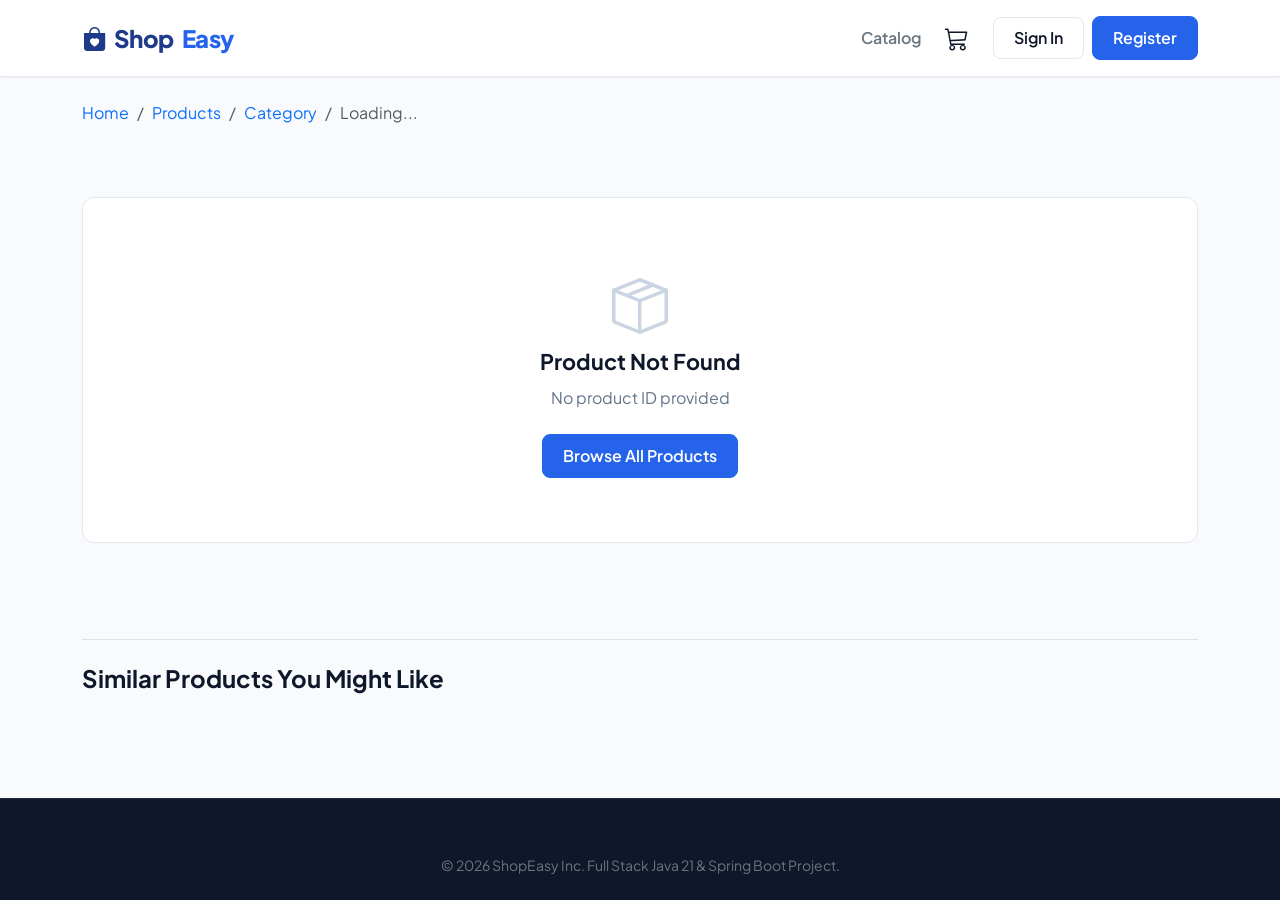
<file: target/classes/static/product-details.html>
<!DOCTYPE html>
<html lang="en">
<head>
    <meta charset="UTF-8">
    <meta name="viewport" content="width=device-width, initial-scale=1.0">
    <title>Product Details — ShopEasy</title>
    <!-- Bootstrap 5 CSS -->
    <link href="https://cdn.jsdelivr.net/npm/bootstrap@5.3.3/dist/css/bootstrap.min.css" rel="stylesheet">
    <!-- Bootstrap Icons -->
    <link href="https://cdn.jsdelivr.net/npm/bootstrap-icons@1.11.3/font/bootstrap-icons.min.css" rel="stylesheet">
    <!-- Custom CSS -->
    <link href="css/styles.css" rel="stylesheet">
</head>
<body>

    <!-- Sticky Navigation Bar -->
    <nav class="navbar navbar-expand-lg navbar-custom">
        <div class="container">
            <a class="brand-logo" href="index.html">
                <i class="bi bi-bag-heart-fill"></i>
                Shop<span>Easy</span>
            </a>

            <div class="d-flex align-items-center gap-3 ms-auto">
                <a href="products.html" class="nav-link fw-semibold text-secondary">Catalog</a>
                
                <a href="cart.html" class="cart-icon-btn" title="View Shopping Cart">
                    <i class="bi bi-cart3 fs-4"></i>
                    <span id="navbar-cart-count" class="cart-badge" style="display: none;">0</span>
                </a>

                <div id="navbar-auth-actions" class="d-flex align-items-center gap-2">
                    <a href="login.html" class="btn btn-outline-custom">Sign In</a>
                    <a href="register.html" class="btn btn-primary-custom d-none d-sm-inline-block">Register</a>
                </div>
            </div>
        </div>
    </nav>

    <!-- Main Container -->
    <main class="container py-4">
        <!-- Breadcrumb -->
        <nav aria-label="breadcrumb" class="mb-4">
            <ol class="breadcrumb">
                <li class="breadcrumb-item"><a href="index.html" class="text-decoration-none">Home</a></li>
                <li class="breadcrumb-item"><a href="products.html" class="text-decoration-none">Products</a></li>
                <li class="breadcrumb-item"><a href="#" id="breadcrumb-category" class="text-decoration-none">Category</a></li>
                <li class="breadcrumb-item active" id="breadcrumb-product" aria-current="page">Loading...</li>
            </ol>
        </nav>

        <!-- Product Details Main Row -->
        <div class="row g-5" id="product-details-content">
            <!-- Left: Product Image -->
            <div class="col-lg-6">
                <div class="card border p-3 rounded-4 shadow-sm bg-white mb-3 text-center">
                    <img id="detail-image" 
                         src="https://images.unsplash.com/photo-1505740420928-5e560c06d30e?w=800" 
                         alt="Product" 
                         class="img-fluid rounded-3" 
                         style="max-height: 480px; width: 100%; object-fit: contain;">
                </div>

                <!-- Trust Badges -->
                <div class="row g-2 text-center text-muted small mt-2">
                    <div class="col-4">
                        <div class="p-2 border rounded-3 bg-white">
                            <i class="bi bi-truck text-primary fs-5 d-block"></i>
                            Free Delivery
                        </div>
                    </div>
                    <div class="col-4">
                        <div class="p-2 border rounded-3 bg-white">
                            <i class="bi bi-arrow-repeat text-success fs-5 d-block"></i>
                            7 Days Return
                        </div>
                    </div>
                    <div class="col-4">
                        <div class="p-2 border rounded-3 bg-white">
                            <i class="bi bi-patch-check text-warning fs-5 d-block"></i>
                            Warranty Assured
                        </div>
                    </div>
                </div>
            </div>

            <!-- Right: Product Information & Purchase Controls -->
            <div class="col-lg-6">
                <span id="detail-category-badge" class="badge bg-light text-secondary border px-3 py-2 mb-2 text-uppercase fw-bold">Electronics</span>
                <h1 id="detail-title" class="fw-bold mb-2 fs-2 text-dark">Product Title</h1>

                <!-- Rating & Stock Badge -->
                <div class="d-flex align-items-center gap-3 mb-3">
                    <div class="product-rating mb-0">
                        <i class="bi bi-star-fill"></i>
                        <i class="bi bi-star-fill"></i>
                        <i class="bi bi-star-fill"></i>
                        <i class="bi bi-star-fill"></i>
                        <i class="bi bi-star-half"></i>
                        <span class="text-muted ms-1 fs-7 fw-semibold">(4.8 / 5.0 Rating)</span>
                    </div>
                    <span>•</span>
                    <span id="detail-stock-badge" class="product-badge badge-instock position-static d-inline-flex">
                        In Stock
                    </span>
                </div>

                <!-- Price Row -->
                <div class="p-3 bg-white rounded-3 border mb-4 shadow-sm">
                    <span class="text-muted small d-block mb-1">Deal Price:</span>
                    <div class="d-flex align-items-baseline gap-2">
                        <span id="detail-price" class="fs-1 fw-bold text-primary">₹0.00</span>
                        <span class="badge bg-success-subtle text-success fw-bold">Inclusive of all taxes</span>
                    </div>
                </div>

                <!-- Description -->
                <div class="mb-4">
                    <h6 class="fw-bold text-uppercase text-secondary small">Product Overview</h6>
                    <p id="detail-description" class="text-muted" style="line-height: 1.7;">
                        Loading description...
                    </p>
                </div>

                <!-- Quantity & Actions -->
                <div class="card border p-4 rounded-3 bg-white shadow-sm mb-4">
                    <div class="row align-items-center g-3">
                        <div class="col-sm-4">
                            <label class="form-label small fw-bold text-secondary text-uppercase mb-1">Quantity</label>
                            <div class="input-group">
                                <button class="btn btn-outline-secondary" type="button" onclick="adjustQuantity(-1)">
                                    <i class="bi bi-dash"></i>
                                </button>
                                <input type="number" id="detail-qty" class="form-control text-center bg-white" value="1" min="1" readonly>
                                <button class="btn btn-outline-secondary" type="button" onclick="adjustQuantity(1)">
                                    <i class="bi bi-plus"></i>
                                </button>
                            </div>
                        </div>
                        <div class="col-sm-8 d-flex flex-column flex-sm-row gap-2 pt-sm-4">
                            <button id="detail-add-btn" class="btn btn-primary-custom flex-grow-1 py-2" onclick="addCurrentToCart(false)">
                                <i class="bi bi-cart-plus me-1"></i> Add to Cart
                            </button>
                            <button id="detail-buy-btn" class="btn btn-navy flex-grow-1 py-2" onclick="addCurrentToCart(true)">
                                <i class="bi bi-lightning-fill me-1"></i> Buy Now
                            </button>
                        </div>
                    </div>
                </div>

                <!-- Specifications List -->
                <div class="border rounded-3 p-3 bg-white">
                    <h6 class="fw-bold mb-3"><i class="bi bi-check2-circle text-primary me-2"></i>Key Highlights:</h6>
                    <ul class="list-unstyled text-muted small mb-0 d-flex flex-column gap-2">
                        <li><i class="bi bi-dot text-primary fs-5 align-middle"></i> 100% Brand Authentic with manufacturer guarantee</li>
                        <li><i class="bi bi-dot text-primary fs-5 align-middle"></i> Cash on Delivery & UPI instant payment available</li>
                        <li><i class="bi bi-dot text-primary fs-5 align-middle"></i> High quality inspection verified before dispatch</li>
                    </ul>
                </div>
            </div>
        </div>

        <!-- Related Products Section -->
        <section id="related-section" class="mt-5 pt-4 border-top">
            <h3 class="fw-bold mb-4 fs-4">Similar Products You Might Like</h3>
            <div class="row" id="related-products-container">
                <!-- Dynamically populated -->
            </div>
        </section>
    </main>

    <!-- Professional E-Commerce Footer -->
    <footer class="footer-custom">
        <div class="container text-center small text-secondary">
            &copy; 2026 ShopEasy Inc. Full Stack Java 21 & Spring Boot Project.
        </div>
    </footer>

    <!-- Bootstrap 5 JS Bundle -->
    <script src="https://cdn.jsdelivr.net/npm/bootstrap@5.3.3/dist/js/bootstrap.bundle.min.js"></script>
    <!-- Core Application Scripts -->
    <script src="js/api.js"></script>
    <script src="js/main.js"></script>
    <script src="js/product-details.js"></script>
</body>
</html>
</file>
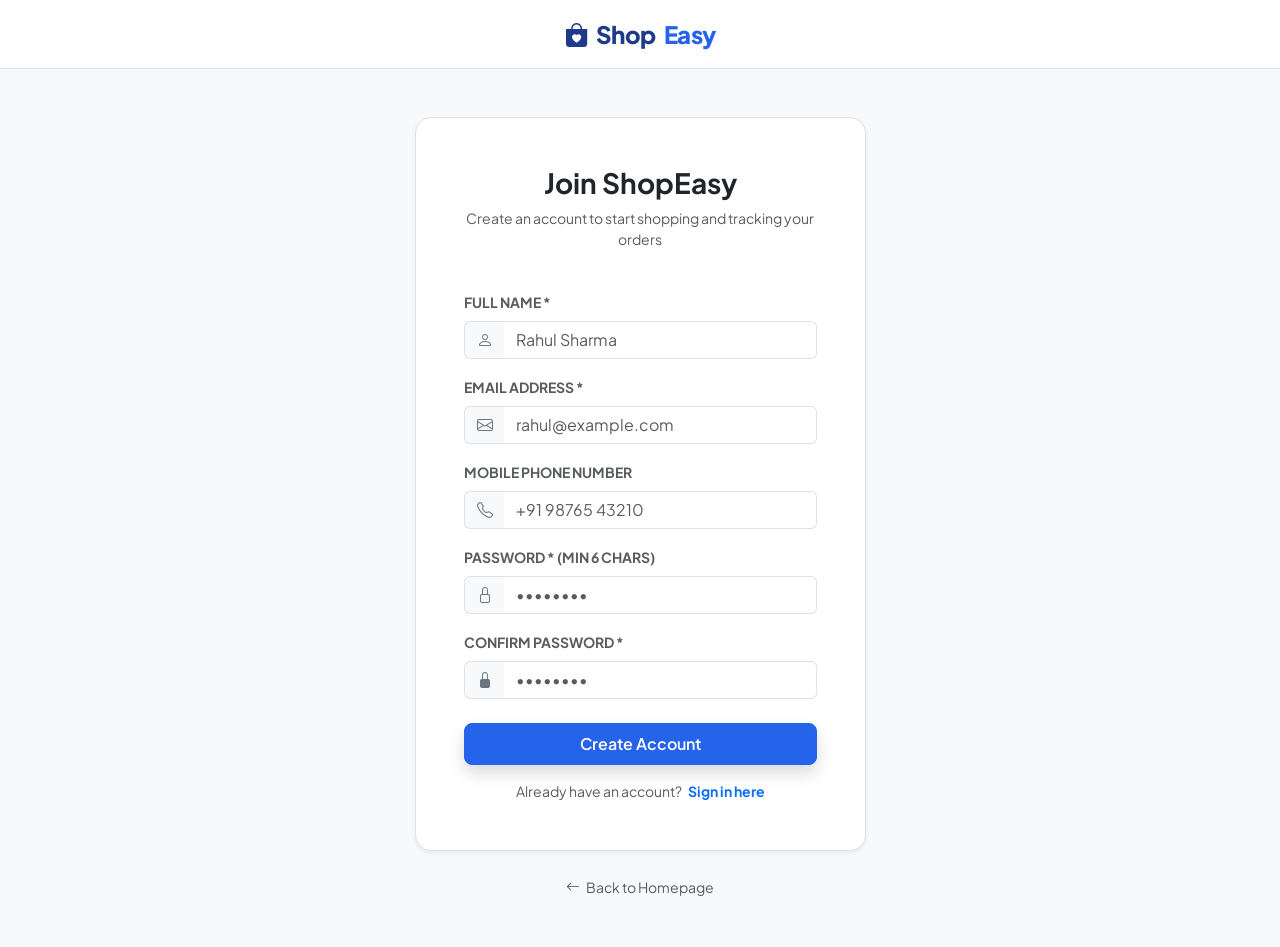
<file: target/classes/static/register.html>
<!DOCTYPE html>
<html lang="en">
<head>
    <meta charset="UTF-8">
    <meta name="viewport" content="width=device-width, initial-scale=1.0">
    <title>Create Account — ShopEasy</title>
    <!-- Bootstrap 5 CSS -->
    <link href="https://cdn.jsdelivr.net/npm/bootstrap@5.3.3/dist/css/bootstrap.min.css" rel="stylesheet">
    <!-- Bootstrap Icons -->
    <link href="https://cdn.jsdelivr.net/npm/bootstrap-icons@1.11.3/font/bootstrap-icons.min.css" rel="stylesheet">
    <!-- Custom CSS -->
    <link href="css/styles.css" rel="stylesheet">
</head>
<body class="bg-light">

    <!-- Top Simplified Nav -->
    <nav class="navbar navbar-light bg-white border-bottom py-3">
        <div class="container justify-content-center">
            <a class="brand-logo" href="index.html">
                <i class="bi bi-bag-heart-fill"></i>
                Shop<span>Easy</span>
            </a>
        </div>
    </nav>

    <!-- Main Container -->
    <main class="container py-5 my-auto">
        <div class="row justify-content-center">
            <div class="col-md-7 col-lg-5">
                <div class="card border rounded-4 shadow-sm bg-white p-4 p-md-5">
                    <div class="text-center mb-4">
                        <h1 class="fw-bold fs-3 text-dark">Join ShopEasy</h1>
                        <p class="text-muted small">Create an account to start shopping and tracking your orders</p>
                    </div>

                    <!-- Registration Form -->
                    <form onsubmit="handleRegister(event)">
                        <div class="mb-3">
                            <label for="register-name" class="form-label small fw-bold text-muted text-uppercase">Full Name *</label>
                            <div class="input-group">
                                <span class="input-group-text bg-light border-end-0"><i class="bi bi-person text-secondary"></i></span>
                                <input type="text" id="register-name" class="form-control border-start-0" placeholder="Rahul Sharma" required>
                            </div>
                        </div>

                        <div class="mb-3">
                            <label for="register-email" class="form-label small fw-bold text-muted text-uppercase">Email Address *</label>
                            <div class="input-group">
                                <span class="input-group-text bg-light border-end-0"><i class="bi bi-envelope text-secondary"></i></span>
                                <input type="email" id="register-email" class="form-control border-start-0" placeholder="rahul@example.com" required>
                            </div>
                        </div>

                        <div class="mb-3">
                            <label for="register-phone" class="form-label small fw-bold text-muted text-uppercase">Mobile Phone Number</label>
                            <div class="input-group">
                                <span class="input-group-text bg-light border-end-0"><i class="bi bi-telephone text-secondary"></i></span>
                                <input type="tel" id="register-phone" class="form-control border-start-0" placeholder="+91 98765 43210">
                            </div>
                        </div>

                        <div class="mb-3">
                            <label for="register-password" class="form-label small fw-bold text-muted text-uppercase">Password * (Min 6 chars)</label>
                            <div class="input-group">
                                <span class="input-group-text bg-light border-end-0"><i class="bi bi-lock text-secondary"></i></span>
                                <input type="password" id="register-password" class="form-control border-start-0" placeholder="••••••••" required minlength="6">
                            </div>
                        </div>

                        <div class="mb-4">
                            <label for="register-confirm-password" class="form-label small fw-bold text-muted text-uppercase">Confirm Password *</label>
                            <div class="input-group">
                                <span class="input-group-text bg-light border-end-0"><i class="bi bi-lock-fill text-secondary"></i></span>
                                <input type="password" id="register-confirm-password" class="form-control border-start-0" placeholder="••••••••" required minlength="6">
                            </div>
                        </div>

                        <button type="submit" id="register-btn" class="btn btn-primary-custom w-100 py-2 fs-6 mb-3 shadow">
                            Create Account
                        </button>
                    </form>

                    <div class="text-center small text-muted">
                        Already have an account? 
                        <a href="login.html" class="fw-bold text-primary text-decoration-none ms-1">Sign in here</a>
                    </div>
                </div>

                <div class="text-center mt-4">
                    <a href="index.html" class="text-muted small text-decoration-none">
                        <i class="bi bi-arrow-left me-1"></i> Back to Homepage
                    </a>
                </div>
            </div>
        </div>
    </main>

    <!-- Bootstrap 5 JS Bundle -->
    <script src="https://cdn.jsdelivr.net/npm/bootstrap@5.3.3/dist/js/bootstrap.bundle.min.js"></script>
    <!-- Core Application Scripts -->
    <script src="js/api.js"></script>
    <script src="js/auth.js"></script>
</body>
</html>
</file>
<file: target/classes/static/css/styles.css>
/* ==========================================================================
   ShopEasy - Modern E-Commerce Design System & Stylesheet
   ========================================================================== */

@import url('https://fonts.googleapis.com/css2?family=Plus+Jakarta+Sans:wght@300;400;500;600;700;800&display=swap');

:root {
  --primary: #1e3a8a;          /* Deep Navy */
  --primary-dark: #0f172a;     /* Slate Navy */
  --primary-light: #eff6ff;    /* Ice Blue */
  --accent: #2563eb;           /* Vibrant Royal Blue */
  --accent-hover: #1d4ed8;
  --secondary: #64748b;        /* Muted Slate */
  --surface: #ffffff;
  --bg-subtle: #f8fafc;
  --border: #e2e8f0;
  --border-focus: #3b82f6;
  --text-main: #0f172a;
  --text-muted: #64748b;
  --success: #10b981;
  --success-bg: #ecfdf5;
  --warning: #f59e0b;
  --warning-bg: #fffbeb;
  --danger: #ef4444;
  --danger-bg: #fef2f2;
  --shadow-sm: 0 1px 2px 0 rgba(15, 23, 42, 0.05);
  --shadow-md: 0 4px 6px -1px rgba(15, 23, 42, 0.07), 0 2px 4px -2px rgba(15, 23, 42, 0.05);
  --shadow-lg: 0 10px 25px -3px rgba(15, 23, 42, 0.08), 0 4px 6px -4px rgba(15, 23, 42, 0.04);
  --shadow-hover: 0 20px 25px -5px rgba(15, 23, 42, 0.12), 0 8px 10px -6px rgba(15, 23, 42, 0.05);
  --radius-sm: 6px;
  --radius-md: 12px;
  --radius-lg: 18px;
  --transition: all 0.25s cubic-bezier(0.16, 1, 0.3, 1);
}

body {
  font-family: 'Plus Jakarta Sans', -apple-system, BlinkMacSystemFont, "Segoe UI", Roboto, sans-serif;
  color: var(--text-main);
  background-color: var(--bg-subtle);
  min-height: 100vh;
  display: flex;
  flex-direction: column;
}

/* ==========================================================================
   Navigation Bar
   ========================================================================== */
.navbar-custom {
  background-color: #ffffff;
  border-bottom: 1px solid var(--border);
  box-shadow: var(--shadow-sm);
  position: sticky;
  top: 0;
  z-index: 1030;
  padding: 0.75rem 0;
}

.brand-logo {
  font-weight: 800;
  font-size: 1.5rem;
  color: var(--primary);
  display: flex;
  align-items: center;
  gap: 0.5rem;
  letter-spacing: -0.5px;
  text-decoration: none;
}

.brand-logo span {
  color: var(--accent);
}

.brand-logo:hover {
  color: var(--primary-dark);
}

.search-bar-container {
  position: relative;
  max-width: 450px;
  width: 100%;
}

.search-input {
  border-radius: 50px;
  padding-left: 2.75rem;
  padding-right: 1.25rem;
  border: 1.5px solid var(--border);
  font-size: 0.92rem;
  transition: var(--transition);
  height: 44px;
}

.search-input:focus {
  border-color: var(--accent);
  box-shadow: 0 0 0 3px rgba(37, 99, 235, 0.15);
}

.search-icon {
  position: absolute;
  left: 1rem;
  top: 50%;
  transform: translateY(-50%);
  color: var(--secondary);
  pointer-events: none;
}

.nav-action-btn {
  font-weight: 600;
  font-size: 0.92rem;
  padding: 0.5rem 1rem;
  border-radius: 8px;
  transition: var(--transition);
  display: flex;
  align-items: center;
  gap: 0.5rem;
}

.cart-icon-btn {
  position: relative;
  display: flex;
  align-items: center;
  color: var(--text-main);
  text-decoration: none;
  padding: 0.5rem;
  border-radius: 8px;
  transition: var(--transition);
}

.cart-icon-btn:hover {
  background-color: var(--primary-light);
  color: var(--accent);
}

.cart-badge {
  position: absolute;
  top: -2px;
  right: -2px;
  background-color: var(--accent);
  color: white;
  font-size: 0.72rem;
  font-weight: 700;
  border-radius: 50px;
  min-width: 20px;
  height: 20px;
  display: flex;
  align-items: center;
  justify-content: center;
  padding: 0 4px;
  box-shadow: 0 2px 4px rgba(37, 99, 235, 0.3);
}

/* ==========================================================================
   Hero & Banners
   ========================================================================== */
.hero-section {
  background: linear-gradient(135deg, #0f172a 0%, #1e3a8a 100%);
  color: #ffffff;
  padding: 4.5rem 0;
  border-radius: var(--radius-lg);
  margin-top: 1.5rem;
  margin-bottom: 2.5rem;
  position: relative;
  overflow: hidden;
}

.hero-section::after {
  content: '';
  position: absolute;
  top: -50%;
  right: -20%;
  width: 600px;
  height: 600px;
  background: radial-gradient(circle, rgba(37, 99, 235, 0.25) 0%, rgba(255,255,255,0) 70%);
  pointer-events: none;
}

.hero-tag {
  display: inline-block;
  background: rgba(255, 255, 255, 0.12);
  backdrop-filter: blur(8px);
  color: #93c5fd;
  font-weight: 700;
  font-size: 0.85rem;
  padding: 0.4rem 1rem;
  border-radius: 50px;
  margin-bottom: 1rem;
  text-transform: uppercase;
  letter-spacing: 1px;
}

.hero-title {
  font-size: 2.75rem;
  font-weight: 800;
  line-height: 1.15;
  letter-spacing: -1px;
  margin-bottom: 1rem;
}

.hero-desc {
  font-size: 1.1rem;
  color: #cbd5e1;
  max-width: 540px;
  margin-bottom: 1.75rem;
}

/* ==========================================================================
   Cards & Product Grid
   ========================================================================== */
.section-header {
  display: flex;
  align-items: center;
  justify-content: space-between;
  margin-bottom: 1.75rem;
}

.section-title {
  font-size: 1.5rem;
  font-weight: 700;
  letter-spacing: -0.5px;
  color: var(--primary-dark);
  margin: 0;
}

.category-card {
  background: #ffffff;
  border: 1px solid var(--border);
  border-radius: var(--radius-md);
  padding: 1.25rem;
  text-align: center;
  transition: var(--transition);
  text-decoration: none;
  color: var(--text-main);
  display: block;
  box-shadow: var(--shadow-sm);
  height: 100%;
}

.category-card:hover {
  transform: translateY(-4px);
  box-shadow: var(--shadow-md);
  border-color: var(--accent);
  color: var(--accent);
}

.category-card-img {
  width: 72px;
  height: 72px;
  object-fit: cover;
  border-radius: 50%;
  margin: 0 auto 0.75rem auto;
  box-shadow: var(--shadow-sm);
}

.product-card {
  background: #ffffff;
  border: 1px solid var(--border);
  border-radius: var(--radius-md);
  overflow: hidden;
  transition: var(--transition);
  box-shadow: var(--shadow-sm);
  display: flex;
  flex-direction: column;
  height: 100%;
  position: relative;
}

.product-card:hover {
  transform: translateY(-6px);
  box-shadow: var(--shadow-hover);
  border-color: #cbd5e1;
}

.product-img-wrapper {
  position: relative;
  padding-top: 85%;
  background-color: #f8fafc;
  overflow: hidden;
}

.product-img {
  position: absolute;
  top: 0;
  left: 0;
  width: 100%;
  height: 100%;
  object-fit: cover;
  transition: transform 0.4s ease;
}

.product-card:hover .product-img {
  transform: scale(1.05);
}

.product-badge {
  position: absolute;
  top: 0.75rem;
  left: 0.75rem;
  font-size: 0.75rem;
  font-weight: 700;
  padding: 0.25rem 0.6rem;
  border-radius: 50px;
  z-index: 2;
}

.badge-instock {
  background-color: var(--success-bg);
  color: var(--success);
  border: 1px solid rgba(16, 185, 129, 0.2);
}

.badge-outstock {
  background-color: var(--danger-bg);
  color: var(--danger);
  border: 1px solid rgba(239, 68, 68, 0.2);
}

.badge-lowstock {
  background-color: var(--warning-bg);
  color: var(--warning);
  border: 1px solid rgba(245, 158, 11, 0.2);
}

.product-body {
  padding: 1.25rem;
  display: flex;
  flex-direction: column;
  flex-grow: 1;
}

.product-category {
  font-size: 0.8rem;
  font-weight: 600;
  color: var(--secondary);
  text-transform: uppercase;
  letter-spacing: 0.5px;
  margin-bottom: 0.35rem;
}

.product-title {
  font-size: 1rem;
  font-weight: 700;
  line-height: 1.35;
  color: var(--text-main);
  text-decoration: none;
  margin-bottom: 0.5rem;
  display: -webkit-box;
  -webkit-line-clamp: 2;
  -webkit-box-orient: vertical;
  overflow: hidden;
  height: 2.7rem;
}

.product-title:hover {
  color: var(--accent);
}

.product-rating {
  display: flex;
  align-items: center;
  gap: 0.25rem;
  font-size: 0.85rem;
  color: var(--warning);
  margin-bottom: 0.75rem;
}

.product-price-row {
  margin-top: auto;
  display: flex;
  align-items: baseline;
  justify-content: space-between;
  padding-top: 0.5rem;
}

.product-price {
  font-size: 1.25rem;
  font-weight: 800;
  color: var(--primary);
}

.product-price-old {
  font-size: 0.9rem;
  text-decoration: line-through;
  color: var(--secondary);
  margin-left: 0.5rem;
}

/* ==========================================================================
   Buttons
   ========================================================================== */
.btn-primary-custom {
  background-color: var(--accent);
  border-color: var(--accent);
  color: #ffffff;
  font-weight: 600;
  border-radius: 8px;
  padding: 0.55rem 1.25rem;
  transition: var(--transition);
}

.btn-primary-custom:hover,
.btn-primary-custom:focus {
  background-color: var(--accent-hover);
  border-color: var(--accent-hover);
  color: #ffffff;
  box-shadow: 0 4px 12px rgba(37, 99, 235, 0.3);
}

.btn-navy {
  background-color: var(--primary);
  border-color: var(--primary);
  color: #ffffff;
  font-weight: 600;
  border-radius: 8px;
  padding: 0.55rem 1.25rem;
  transition: var(--transition);
}

.btn-navy:hover,
.btn-navy:focus {
  background-color: var(--primary-dark);
  border-color: var(--primary-dark);
  color: #ffffff;
  box-shadow: 0 4px 12px rgba(15, 23, 42, 0.25);
}

.btn-outline-custom {
  background-color: transparent;
  border: 1.5px solid var(--border);
  color: var(--text-main);
  font-weight: 600;
  border-radius: 8px;
  padding: 0.5rem 1.25rem;
  transition: var(--transition);
}

.btn-outline-custom:hover {
  background-color: #f1f5f9;
  border-color: #cbd5e1;
  color: var(--text-main);
}

/* ==========================================================================
   Badges for Orders
   ========================================================================== */
.order-status-badge {
  font-size: 0.78rem;
  font-weight: 700;
  padding: 0.35rem 0.75rem;
  border-radius: 50px;
  display: inline-flex;
  align-items: center;
  gap: 0.35rem;
  text-transform: uppercase;
  letter-spacing: 0.5px;
}

.status-placed {
  background-color: #e0f2fe;
  color: #0369a1;
}

.status-processing {
  background-color: #fef3c7;
  color: #b45309;
}

.status-shipped {
  background-color: #e0e7ff;
  color: #4338ca;
}

.status-delivered {
  background-color: #dcfce7;
  color: #15803d;
}

.status-cancelled {
  background-color: #fee2e2;
  color: #b91c1c;
}

/* ==========================================================================
   Order Tracking Timeline Stepper
   ========================================================================== */
.order-tracker {
  display: flex;
  justify-content: space-between;
  position: relative;
  margin: 2.5rem 0 2rem 0;
}

.order-tracker::before {
  content: '';
  position: absolute;
  top: 20px;
  left: 25px;
  right: 25px;
  height: 4px;
  background-color: var(--border);
  z-index: 1;
}

.tracker-step {
  position: relative;
  z-index: 2;
  text-align: center;
  width: 25%;
}

.step-circle {
  width: 44px;
  height: 44px;
  border-radius: 50%;
  background-color: #ffffff;
  border: 3px solid var(--border);
  display: flex;
  align-items: center;
  justify-content: center;
  margin: 0 auto 0.5rem auto;
  font-weight: 700;
  color: var(--secondary);
  transition: var(--transition);
}

.tracker-step.completed .step-circle {
  background-color: var(--success);
  border-color: var(--success);
  color: #ffffff;
}

.tracker-step.active .step-circle {
  background-color: var(--accent);
  border-color: var(--accent);
  color: #ffffff;
  box-shadow: 0 0 0 4px rgba(37, 99, 235, 0.2);
}

.step-label {
  font-size: 0.85rem;
  font-weight: 600;
  color: var(--secondary);
}

.tracker-step.completed .step-label,
.tracker-step.active .step-label {
  color: var(--text-main);
  font-weight: 700;
}

/* ==========================================================================
   Features Bar (Why Shop With Us)
   ========================================================================== */
.features-section {
  background-color: #ffffff;
  border: 1px solid var(--border);
  border-radius: var(--radius-md);
  padding: 2.5rem 1.5rem;
  margin: 3.5rem 0 2rem 0;
  box-shadow: var(--shadow-sm);
}

.feature-box {
  display: flex;
  align-items: center;
  gap: 1rem;
}

.feature-icon-wrapper {
  width: 54px;
  height: 54px;
  border-radius: 12px;
  background-color: var(--primary-light);
  color: var(--accent);
  display: flex;
  align-items: center;
  justify-content: center;
  font-size: 1.5rem;
  flex-shrink: 0;
}

.feature-title {
  font-size: 1rem;
  font-weight: 700;
  margin-bottom: 0.2rem;
}

.feature-desc {
  font-size: 0.85rem;
  color: var(--text-muted);
  margin: 0;
}

/* ==========================================================================
   Footer
   ========================================================================== */
.footer-custom {
  background-color: #0f172a;
  color: #94a3b8;
  padding: 3.5rem 0 1.5rem 0;
  margin-top: auto;
  border-top: 1px solid #1e293b;
}

.footer-custom h5 {
  color: #ffffff;
  font-weight: 700;
  font-size: 1.05rem;
  margin-bottom: 1.25rem;
}

.footer-links {
  list-style: none;
  padding: 0;
  margin: 0;
}

.footer-links li {
  margin-bottom: 0.6rem;
}

.footer-links a {
  color: #94a3b8;
  text-decoration: none;
  font-size: 0.92rem;
  transition: var(--transition);
}

.footer-links a:hover {
  color: #ffffff;
  padding-left: 4px;
}

.footer-bottom {
  margin-top: 2.5rem;
  padding-top: 1.5rem;
  border-top: 1px solid #1e293b;
  font-size: 0.85rem;
  display: flex;
  align-items: center;
  justify-content: space-between;
  flex-wrap: wrap;
  gap: 1rem;
}

/* ==========================================================================
   Floating Toast Notifications
   ========================================================================== */
#toast-container {
  position: fixed;
  top: 1.25rem;
  right: 1.25rem;
  z-index: 1090;
  display: flex;
  flex-direction: column;
  gap: 0.6rem;
  pointer-events: none;
}

.toast-custom {
  pointer-events: auto;
  background-color: #ffffff;
  border-radius: var(--radius-md);
  box-shadow: var(--shadow-lg);
  padding: 1rem 1.25rem;
  display: flex;
  align-items: center;
  gap: 0.75rem;
  min-width: 300px;
  max-width: 420px;
  animation: slideInRight 0.3s ease forwards;
  border-left: 4px solid var(--accent);
}

.toast-success { border-left-color: var(--success); }
.toast-error { border-left-color: var(--danger); }
.toast-warning { border-left-color: var(--warning); }
.toast-info { border-left-color: var(--accent); }

@keyframes slideInRight {
  from {
    transform: translateX(100%);
    opacity: 0;
  }
  to {
    transform: translateX(0);
    opacity: 1;
  }
}

/* ==========================================================================
   Empty States & Loading Spinners
   ========================================================================== */
.empty-state {
  text-align: center;
  padding: 4rem 1.5rem;
  background: #ffffff;
  border-radius: var(--radius-md);
  border: 1px solid var(--border);
}

.empty-state-icon {
  font-size: 3.5rem;
  color: #cbd5e1;
  margin-bottom: 1rem;
}

.empty-state-title {
  font-size: 1.35rem;
  font-weight: 700;
  margin-bottom: 0.5rem;
}

.empty-state-desc {
  color: var(--text-muted);
  max-width: 400px;
  margin: 0 auto 1.5rem auto;
}

.spinner-loading {
  display: inline-block;
  width: 2rem;
  height: 2rem;
  border: 3px solid rgba(37, 99, 235, 0.2);
  border-radius: 50%;
  border-top-color: var(--accent);
  animation: spin 0.8s linear infinite;
}

@keyframes spin {
  to { transform: rotate(360deg); }
}

/* ==========================================================================
   Dashboard & Admin Tables
   ========================================================================== */
.stat-card {
  background: #ffffff;
  border: 1px solid var(--border);
  border-radius: var(--radius-md);
  padding: 1.5rem;
  box-shadow: var(--shadow-sm);
  display: flex;
  align-items: center;
  justify-content: space-between;
}

.stat-val {
  font-size: 1.75rem;
  font-weight: 800;
  color: var(--primary-dark);
  line-height: 1.1;
}

.stat-label {
  font-size: 0.85rem;
  font-weight: 600;
  color: var(--text-muted);
  text-transform: uppercase;
  letter-spacing: 0.5px;
  margin-top: 0.25rem;
}

.stat-icon {
  width: 52px;
  height: 52px;
  border-radius: 12px;
  display: flex;
  align-items: center;
  justify-content: center;
  font-size: 1.5rem;
}

.table-custom {
  background-color: #ffffff;
  border-radius: var(--radius-md);
  overflow: hidden;
  border: 1px solid var(--border);
  box-shadow: var(--shadow-sm);
}

.table-custom th {
  background-color: #f8fafc;
  font-weight: 700;
  font-size: 0.82rem;
  text-transform: uppercase;
  letter-spacing: 0.5px;
  color: var(--secondary);
  border-bottom: 1px solid var(--border);
  padding: 0.9rem 1.25rem;
}

.table-custom td {
  padding: 1rem 1.25rem;
  vertical-align: middle;
  border-bottom: 1px solid var(--border);
  font-size: 0.92rem;
}

.table-custom tr:last-child td {
  border-bottom: none;
}
</file>
